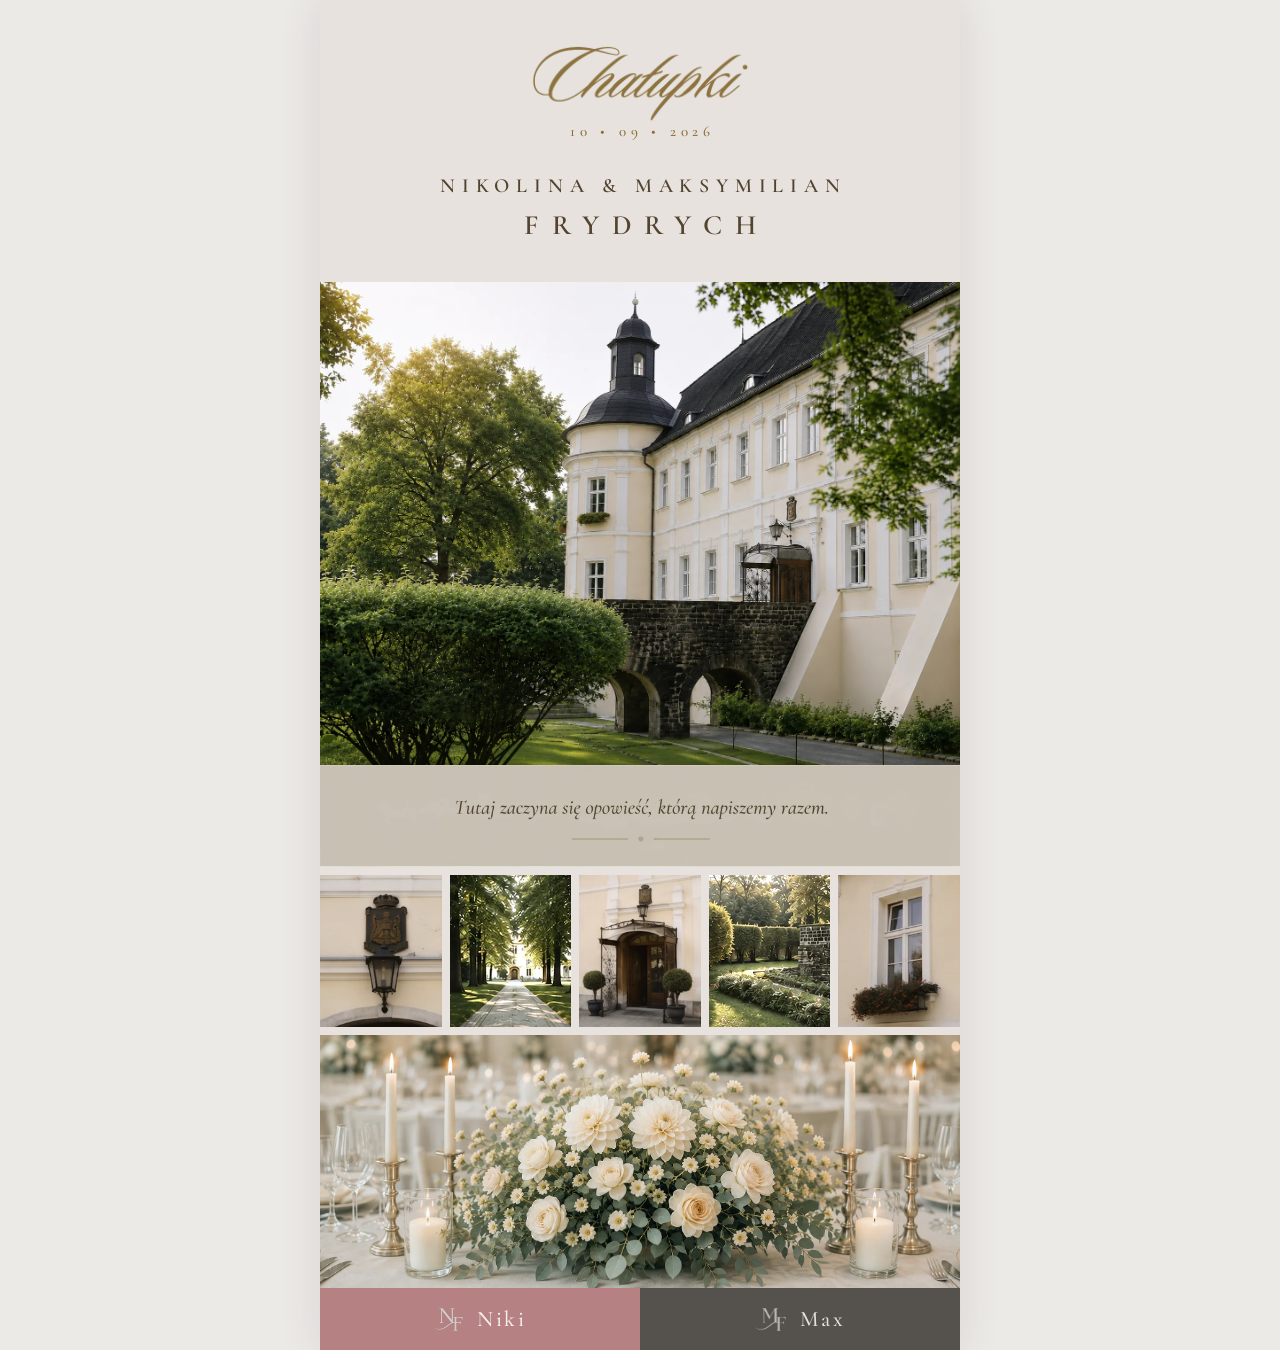
<file: index.html>
<!DOCTYPE html>
<html lang="pl">
<head>
  <meta charset="utf-8">
  <meta name="viewport" content="width=device-width, initial-scale=1">
  <title>Nikolina &amp; Maksymilian Frydrych</title>
  <meta name="description" content="10 · 09 · 2026 — Chałupki. Tutaj zaczyna się opowieść, którą napiszemy razem.">
  <meta name="robots" content="noindex, nofollow">

  <!-- ikonki w karcie przegladarki -->
  <link rel="icon" href="/favicon.ico" sizes="any">
  <link rel="icon" type="image/png" href="/icon.png">
  <link rel="apple-touch-icon" href="/apple-touch-icon.png">

  <!-- podglad linku w WhatsAppie, Messengerze itd. -->
  <meta property="og:type" content="website">
  <meta property="og:site_name" content="mn-frydrych.de">
  <meta property="og:locale" content="pl_PL">
  <meta property="og:title" content="Nikolina &amp; Maksymilian Frydrych">
  <meta property="og:description" content="10 · 09 · 2026 — Chałupki. Tutaj zaczyna się opowieść, którą napiszemy razem.">
  <meta property="og:url" content="https://mn-frydrych.de/">
  <meta property="og:image" content="https://mn-frydrych.de/og.jpg">
  <meta property="og:image:width" content="1200">
  <meta property="og:image:height" content="630">
  <meta property="og:image:alt" content="Nikolina &amp; Maksymilian Frydrych">
  <meta name="twitter:card" content="summary_large_image">
  <meta name="twitter:title" content="Nikolina &amp; Maksymilian Frydrych">
  <meta name="twitter:description" content="10 · 09 · 2026 — Chałupki. Tutaj zaczyna się opowieść, którą napiszemy razem.">
  <meta name="twitter:image" content="https://mn-frydrych.de/og.jpg">

  <link rel="stylesheet" href="assets/fonts.css">
  <link rel="stylesheet" href="style.css">
</head>

<body>

<div class="strona">
  <div class="karta">

    <!-- ===== naglowek: monogram, data, imiona ===== -->
    <header class="naglowek">
      <img class="naglowek-logo" src="assets/img/logo-chalupki.webp" alt="Chałupki">
      <div class="data">10 • 09 • 2026</div>
      <div class="imiona">NIKOLINA &amp; MAKSYMILIAN</div>
      <div class="nazwisko">FRYDRYCH</div>
    </header>

    <!-- ===== duze zdjecia ===== -->
    <img class="zdjecie" src="assets/img/zamek.webp" alt="Zamek Chałupki">
    <img class="zdjecie" src="assets/img/motto.webp" alt="Tutaj zaczyna się opowieść, którą napiszemy razem.">

    <!-- ===== pasek pieciu zdjec ===== -->
    <div class="galeria">
      <img src="assets/img/galeria-1.webp" alt="Latarnia z herbem">
      <img src="assets/img/galeria-2.webp" alt="Aleja do zamku">
      <img src="assets/img/galeria-3.webp" alt="Wejście do zamku">
      <img src="assets/img/galeria-4.webp" alt="Ogród i mur">
      <img src="assets/img/galeria-5.webp" alt="Okno z kwiatami">
    </div>

    <img class="zdjecie" src="assets/img/stol.webp" alt="Nakrycie stołu">

    <!-- ===== dwa przyciski na dole ===== -->
    <nav class="przyciski">
      <a class="przycisk przycisk-niki" href="/nikolina/">
        <img src="assets/img/ikona-niki.webp" alt="">Niki
      </a>
      <a class="przycisk przycisk-max" href="/max/">
        <img src="assets/img/ikona-max.webp" alt="">Max
      </a>
    </nav>

  </div>
</div>

</body>
</html>
</file>
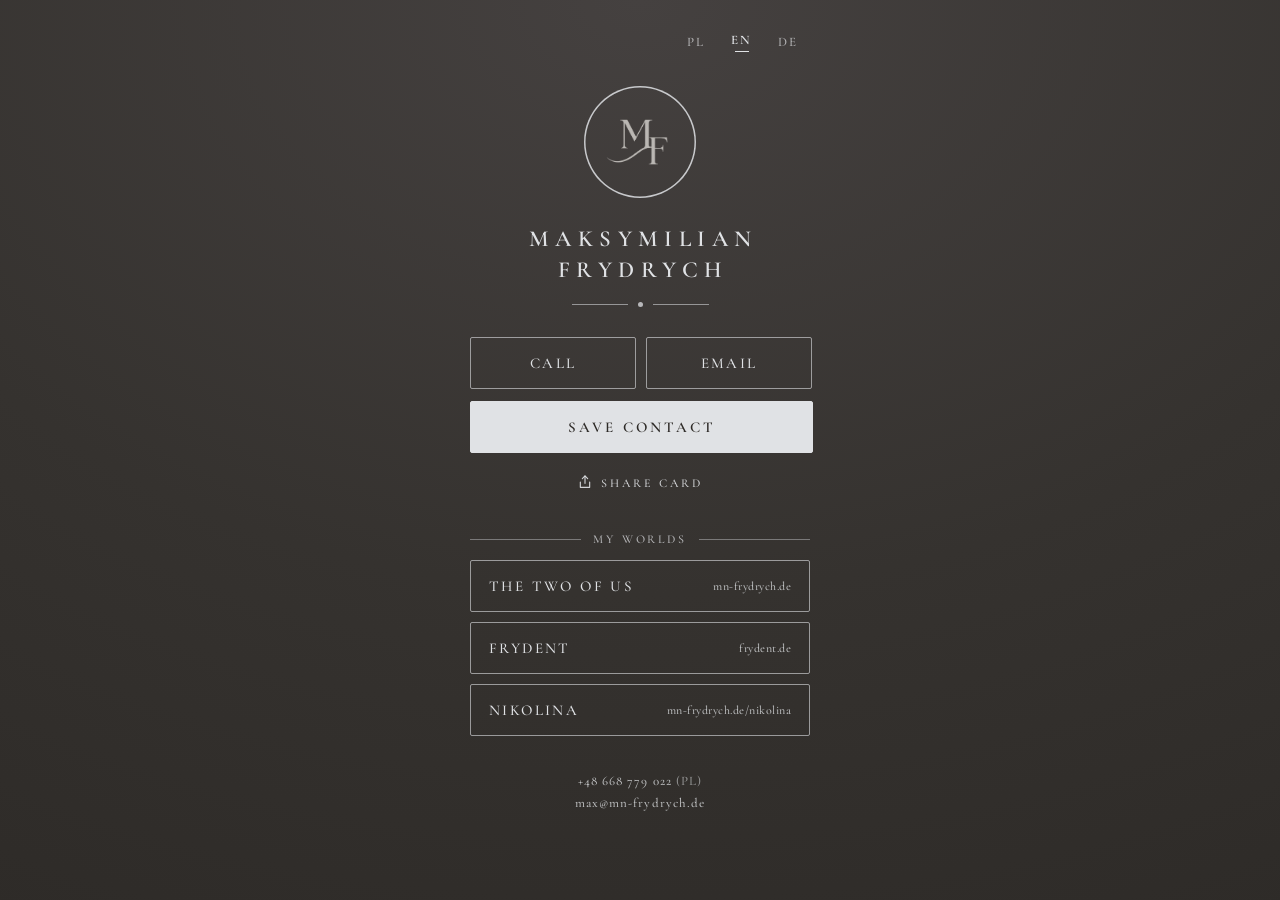
<file: max/index.html>
<!DOCTYPE html>
<html lang="en">
<head>
<meta charset="utf-8">
<meta name="viewport" content="width=device-width, initial-scale=1">
<meta name="format-detection" content="telephone=no">
<meta name="robots" content="noindex, nofollow">
<title>Maksymilian Frydrych</title>
<link rel="icon" href="/max/favicon.ico" sizes="any">
<link rel="icon" type="image/png" href="/max/icon.png">
<link rel="apple-touch-icon" href="/max/apple-touch-icon.png">
<meta name="description" content="Telefon, e-mail i kontakt do zapisania w telefonie.">
<meta property="og:type" content="website">
<meta property="og:site_name" content="mn-frydrych.de">
<meta property="og:locale" content="pl_PL">
<meta property="og:locale:alternate" content="de_DE">
<meta property="og:locale:alternate" content="en_US">
<meta property="og:title" content="Maksymilian Frydrych">
<meta property="og:description" content="Telefon, e-mail i kontakt do zapisania w telefonie.">
<meta property="og:url" content="https://mn-frydrych.de/max/">
<meta property="og:image" content="https://mn-frydrych.de/max/og.jpg">
<meta property="og:image:width" content="1200">
<meta property="og:image:height" content="630">
<meta property="og:image:alt" content="Maksymilian Frydrych">
<meta name="twitter:card" content="summary_large_image">
<style>
@font-face {
  font-family: 'Cormorant Garamond';
  font-style: italic;
  font-weight: 500;
  font-display: swap;
  src: url("[data-uri]") format('woff2');
  unicode-range: U+0100-02BA, U+02BD-02C5, U+02C7-02CC, U+02CE-02D7, U+02DD-02FF, U+0304, U+0308, U+0329, U+1D00-1DBF, U+1E00-1E9F, U+1EF2-1EFF, U+2020, U+20A0-20AB, U+20AD-20C0, U+2113, U+2C60-2C7F, U+A720-A7FF;
}
@font-face {
  font-family: 'Cormorant Garamond';
  font-style: italic;
  font-weight: 500;
  font-display: swap;
  src: url("[data-uri]") format('woff2');
  unicode-range: U+0000-00FF, U+0131, U+0152-0153, U+02BB-02BC, U+02C6, U+02DA, U+02DC, U+0304, U+0308, U+0329, U+2000-206F, U+20AC, U+2122, U+2191, U+2193, U+2212, U+2215, U+FEFF, U+FFFD;
}
@font-face {
  font-family: 'Cormorant Garamond';
  font-style: normal;
  font-weight: 500;
  font-display: swap;
  src: url("[data-uri]") format('woff2');
  unicode-range: U+0100-02BA, U+02BD-02C5, U+02C7-02CC, U+02CE-02D7, U+02DD-02FF, U+0304, U+0308, U+0329, U+1D00-1DBF, U+1E00-1E9F, U+1EF2-1EFF, U+2020, U+20A0-20AB, U+20AD-20C0, U+2113, U+2C60-2C7F, U+A720-A7FF;
}
@font-face {
  font-family: 'Cormorant Garamond';
  font-style: normal;
  font-weight: 500;
  font-display: swap;
  src: url("[data-uri]") format('woff2');
  unicode-range: U+0000-00FF, U+0131, U+0152-0153, U+02BB-02BC, U+02C6, U+02DA, U+02DC, U+0304, U+0308, U+0329, U+2000-206F, U+20AC, U+2122, U+2191, U+2193, U+2212, U+2215, U+FEFF, U+FFFD;
}
@font-face {
  font-family: 'Cormorant Garamond';
  font-style: normal;
  font-weight: 600;
  font-display: swap;
  src: url("[data-uri]") format('woff2');
  unicode-range: U+0100-02BA, U+02BD-02C5, U+02C7-02CC, U+02CE-02D7, U+02DD-02FF, U+0304, U+0308, U+0329, U+1D00-1DBF, U+1E00-1E9F, U+1EF2-1EFF, U+2020, U+20A0-20AB, U+20AD-20C0, U+2113, U+2C60-2C7F, U+A720-A7FF;
}
@font-face {
  font-family: 'Cormorant Garamond';
  font-style: normal;
  font-weight: 600;
  font-display: swap;
  src: url("[data-uri]") format('woff2');
  unicode-range: U+0000-00FF, U+0131, U+0152-0153, U+02BB-02BC, U+02C6, U+02DA, U+02DC, U+0304, U+0308, U+0329, U+2000-206F, U+20AC, U+2122, U+2191, U+2193, U+2212, U+2215, U+FEFF, U+FFFD;
}
*{box-sizing:border-box}
html,body{height:100%;margin:0}
body{font-family:'Cormorant Garamond',Georgia,serif;
  background:radial-gradient(120% 120% at 50% 0%, #454140 0%, #35322f 55%, #2d2a27 100%);
  min-height:100vh;display:flex;flex-direction:column;align-items:center;
  padding:20px 24px 48px;color:rgb(224,226,229);-webkit-font-smoothing:antialiased}
.col{width:100%;max-width:340px;display:flex;flex-direction:column;align-items:center}
/* Sprachumschalter: an der Textspalte ausgerichtet, 44px Touch-Ziel */
.lang{width:100%;display:flex;justify-content:flex-end;gap:2px;margin-bottom:8px}
.lang button{min-width:44px;min-height:44px;background:none;border:0;cursor:pointer;
  font-family:inherit;font-size:13px;letter-spacing:.18em;text-transform:uppercase;
  color:rgba(224,226,229,.72);padding:0;transition:color .2s ease}
.lang button[aria-current="true"]{color:rgb(224,226,229);font-weight:600}
.lang button[aria-current="true"]::after{content:"";display:block;width:14px;height:1px;
  margin:3px auto 0;background:currentColor}
.mono{width:112px;height:112px;border-radius:50%;display:flex;align-items:center;justify-content:center;
  box-shadow:rgba(224,226,229,.85) 0 0 0 1.5px inset;margin-top:14px;
  transition:box-shadow .25s ease, background-color .25s ease}
.mono img{transition:opacity .25s ease}
.mono img{width:62px;height:49px;object-fit:contain;transform:translateX(-3px)}
h1{margin:26px 0 0;font-weight:600;font-size:clamp(17px,5vw,23px);letter-spacing:.28em;
  margin-right:-.28em;text-transform:uppercase;text-align:center;line-height:1.35;text-wrap:balance}
.orn{margin-top:16px;display:flex;align-items:center;gap:10px}
.orn i{width:56px;height:1px;background:rgba(224,226,229,.55);display:block}
.orn b{width:5px;height:5px;border-radius:50%;background:rgba(224,226,229,.75);display:block}
.acts{margin-top:30px;width:100%;display:flex;flex-direction:column;gap:12px}
.row{display:flex;gap:12px}
.row a{flex:1}
a.btn{display:flex;align-items:center;justify-content:center;min-height:52px;padding:14px 16px;
  border:1px solid rgba(224,226,229,.6);border-radius:2px;color:rgb(224,226,229);text-decoration:none;
  font-size:15px;letter-spacing:.16em;margin-right:-.16em;text-transform:uppercase;
  transition:background-color .2s ease, border-color .2s ease}
a.cta{transition:filter .2s ease, box-shadow .2s ease;background:rgb(224,226,229);color:#2d2a27;border-color:rgb(224,226,229);font-weight:600;letter-spacing:.2em;margin-right:-.2em}
button.shr{margin-top:2px;background:none;border:0;padding:8px 0;cursor:pointer;font:inherit;display:flex;align-items:center;justify-content:center;gap:8px;width:100%;font-size:12px;letter-spacing:.24em;margin-right:-.24em;text-transform:uppercase;color:rgba(224,226,229,.92);transition:color .2s ease}
button.shr svg{flex:none;margin-top:-1px}
button.shr:hover{color:rgb(224,226,229)}
.wh{margin-top:34px;width:100%;display:flex;align-items:center;gap:12px;
  font-size:12px;letter-spacing:.24em;text-transform:uppercase;color:rgba(224,226,229,.75)}
.wh i{flex:1;height:1px;background:rgba(224,226,229,.4);display:block}
.worlds{margin-top:14px;width:100%;display:flex;flex-direction:column;gap:10px}
a.world{display:flex;align-items:center;justify-content:space-between;min-height:52px;
  padding:14px 18px;border:1px solid rgba(224,226,229,.6);border-radius:2px;
  color:rgb(224,226,229);text-decoration:none;font-size:15px;letter-spacing:.16em;text-transform:uppercase;
  transition:background-color .2s ease, border-color .2s ease}
a.world span{font-size:12px;letter-spacing:.04em;text-transform:none;color:rgba(224,226,229,.8)}
footer{margin-top:34px;font-size:13px;letter-spacing:.08em;color:rgba(224,226,229,.8);text-align:center;line-height:1.7}
footer a{color:inherit;text-decoration:none}
a:focus-visible,button:focus-visible{outline:2px solid rgb(224,226,229);outline-offset:3px}
@media (hover:hover){
  .mono:hover{background:rgba(224,226,229,.08);
    box-shadow:rgba(224,226,229,1) 0 0 0 1.5px inset, rgba(224,226,229,.16) 0 0 0 6px}
  .mono:hover img{opacity:.85}
  a.btn:hover,a.world:hover{background:rgba(224,226,229,.1);border-color:rgba(224,226,229,.95)}
  a.cta:hover{filter:brightness(.94);box-shadow:0 0 0 4px rgba(224,226,229,.16)}
  .lang button:hover{color:rgb(224,226,229)}
}
/* Touch: Hover gibt es dort nicht, also Rueckmeldung beim Tippen */
.mono:active{background:rgba(224,226,229,.12);box-shadow:rgba(224,226,229,1) 0 0 0 1.5px inset}
a.btn:active,a.world:active{background:rgba(224,226,229,.18)}
a.cta:active{filter:brightness(.9)}
@media (prefers-reduced-motion:reduce){*{transition:none !important}}
</style>
</head>
<body>
<div class="col">
  <nav class="lang" aria-label="Sprache / Język / Language">
    <button type="button" data-l="pl">PL</button>
    <button type="button" data-l="en">EN</button>
    <button type="button" data-l="de">DE</button>
  </nav>
  <a class="mono" href="/" aria-label="mn-frydrych.de"><img src="[data-uri]" alt="MF"></a>
  <h1 data-t="h1"></h1>
  <div class="orn" aria-hidden="true"><i></i><b></b><i></i></div>
  <div class="acts">
    <div class="row">
      <a class="btn" href="tel:+48668779022" data-t="call"></a>
      <a class="btn" href="mailto:max@mn-frydrych.de" data-t="mail"></a>
    </div>
    <a class="btn cta" id="vcf" href="maksymilian-frydrych-de.vcf" data-t="save"></a>
    <button type="button" class="shr" id="shr"><svg viewBox="0 0 24 24" width="16" height="16" fill="none" stroke="currentColor" stroke-width="1.7" stroke-linecap="round" stroke-linejoin="round" aria-hidden="true"><path d="M12 3v11"/><path d="M8 6.8 12 2.8 16 6.8"/><path d="M5 12v8h14v-8"/></svg><span data-t="share"></span></button>
  </div>
  <div class="wh"><i></i><span data-t="worlds"></span><i></i></div>
  <div class="worlds"><a class="world" href="https://mn-frydrych.de/" rel="noopener"><span data-t="wir" style="font-size:15px;letter-spacing:.16em;text-transform:uppercase;color:inherit"></span><span>mn-frydrych.de</span></a><a class="world" href="https://frydent.de/" rel="noopener">FRYDENT<span>frydent.de</span></a><a class="world" href="/nikolina/">NIKOLINA<span>mn-frydrych.de/nikolina</span></a></div>
  <footer><a href="tel:+48668779022">+48 668 779 022</a> <span style="opacity:.7">(PL)</span><br><a href="mailto:max@mn-frydrych.de">max@mn-frydrych.de</a></footer>
</div>
<script>
var D={"pl": {"h1": "Maksymilian Frydrych", "vpre": "MDDr.", "role": "Lekarz dentysta · FRYDENT, Bonndorf", "call": "Zadzwoń", "mail": "E-mail", "save": "Zapisz kontakt", "share": "Udostępnij kartę", "copied": "Skopiowano", "worlds": "Moje światy", "wir": "My dwoje", "title": "Lekarz dentysta", "desc": "Telefon, e-mail i kontakt do zapisania w telefonie."}, "de": {"h1": "Maksymilian Frydrych", "vpre": "MDDr.", "role": "Zahnarzt · FRYDENT, Bonndorf", "call": "Anrufen", "mail": "E-Mail", "save": "Kontakt speichern", "share": "Karte teilen", "copied": "Kopiert", "worlds": "Meine Welten", "wir": "Wir zwei", "title": "Zahnarzt", "desc": "Telefon, E-Mail und Kontakt zum Speichern."}, "en": {"h1": "Maksymilian Frydrych", "vpre": "MDDr.", "role": "Dentist · FRYDENT, Bonndorf", "call": "Call", "mail": "Email", "save": "Save contact", "share": "Share card", "copied": "Copied", "worlds": "My worlds", "wir": "The two of us", "title": "Dentist", "desc": "Phone, email and a contact card to save."}}, P={"first": "Maksymilian", "last": "Frydrych", "org": "FRYDENT", "telraw": "+48668779022", "mail": "max@mn-frydrych.de", "path": "/max/", "prefix": "", "work": "+497703284", "adr": ";;Martinstr. 21;Bonndorf im Schwarzwald;;79848;Deutschland"};
function setLang(l,remember){
  var d=D[l];
  document.documentElement.lang=l;
  document.querySelectorAll("[data-t]").forEach(function(e){e.textContent=d[e.dataset.t]});
  document.getElementById("vcf").href="maksymilian-frydrych-"+l+".vcf";
  document.querySelectorAll(".lang button").forEach(function(b){
    b.setAttribute("aria-current", b.dataset.l===l ? "true":"false")});
  if(remember){try{localStorage.setItem("lang",l)}catch(e){}
    history.replaceState(null,"","#"+l)}
}
function pick(){
  var h=(location.hash||"").replace("#","").toLowerCase();
  if(D[h])return h;
  try{var s=localStorage.getItem("lang"); if(D[s])return s}catch(e){}
  var n=(navigator.languages||[navigator.language||"en"]);
  for(var i=0;i<n.length;i++){var c=n[i].slice(0,2).toLowerCase(); if(D[c])return c}
  return "en";
}
document.querySelectorAll(".lang button").forEach(function(b){
  b.addEventListener("click",function(){setLang(b.dataset.l,true)})});
setLang(pick(),false);
document.getElementById("shr").addEventListener("click",function(){
  var b=this.querySelector("span"), l=document.documentElement.lang, u=location.origin+P.path;
  function done(){b.textContent=D[l].copied; setTimeout(function(){b.textContent=D[l].share},2000)}
  if(navigator.share){navigator.share({title:D[l].h1,url:u}).catch(function(){})}
  else if(navigator.clipboard){navigator.clipboard.writeText(u).then(done,function(){})}
  else{prompt(D[l].share,u)}
});
</script>
</body></html>
</file>
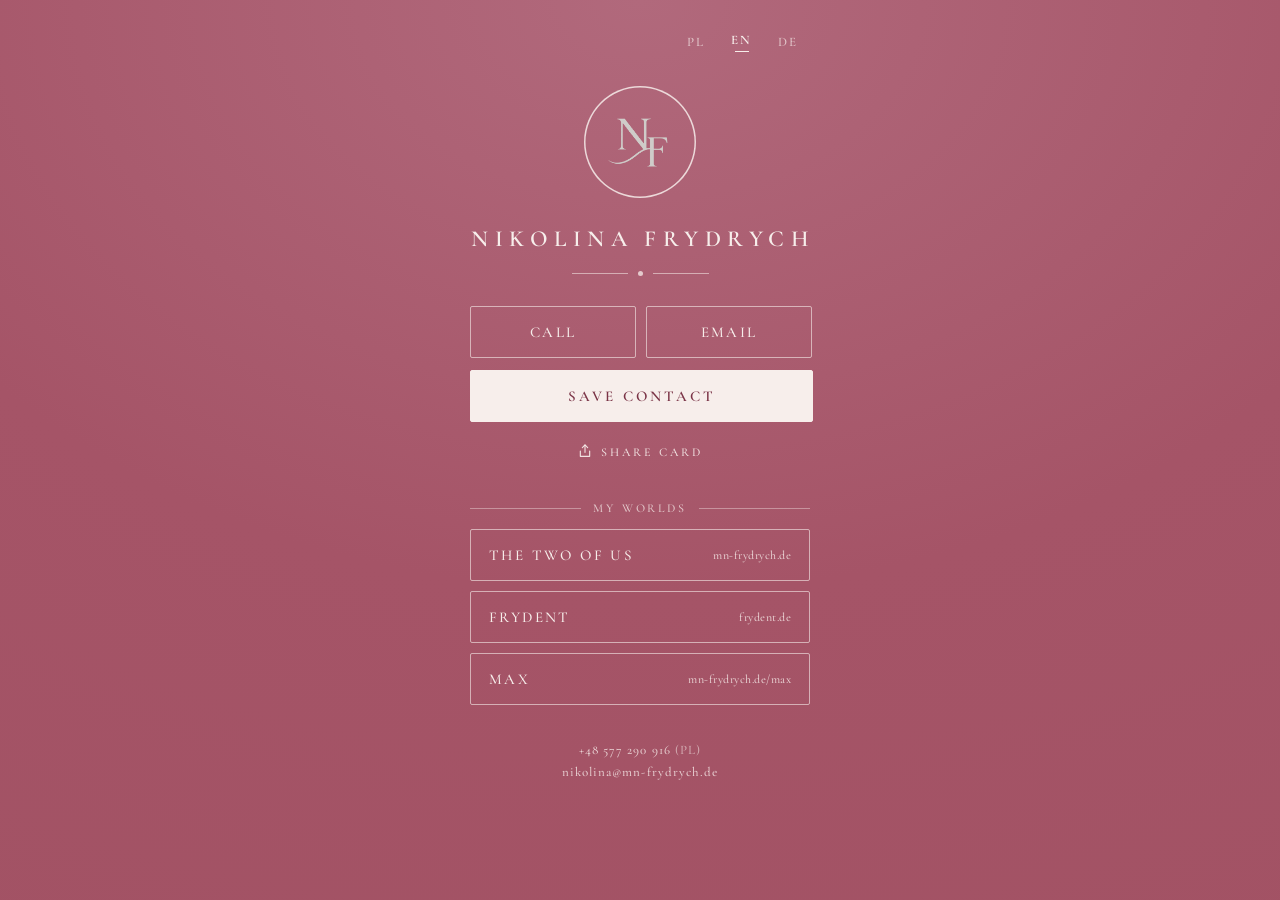
<file: nikolina/index.html>
<!DOCTYPE html>
<html lang="en">
<head>
<meta charset="utf-8">
<meta name="viewport" content="width=device-width, initial-scale=1">
<meta name="format-detection" content="telephone=no">
<meta name="robots" content="noindex, nofollow">
<title>Nikolina Frydrych</title>
<link rel="icon" href="/nikolina/favicon.ico" sizes="any">
<link rel="icon" type="image/png" href="/nikolina/icon.png">
<link rel="apple-touch-icon" href="/nikolina/apple-touch-icon.png">
<meta name="description" content="Telefon, e-mail i kontakt do zapisania w telefonie.">
<meta property="og:type" content="website">
<meta property="og:site_name" content="mn-frydrych.de">
<meta property="og:locale" content="pl_PL">
<meta property="og:locale:alternate" content="de_DE">
<meta property="og:locale:alternate" content="en_US">
<meta property="og:title" content="Nikolina Frydrych">
<meta property="og:description" content="Telefon, e-mail i kontakt do zapisania w telefonie.">
<meta property="og:url" content="https://mn-frydrych.de/nikolina/">
<meta property="og:image" content="https://mn-frydrych.de/nikolina/og.jpg">
<meta property="og:image:width" content="1200">
<meta property="og:image:height" content="630">
<meta property="og:image:alt" content="Nikolina Frydrych">
<meta name="twitter:card" content="summary_large_image">
<style>
@font-face {
  font-family: 'Cormorant Garamond';
  font-style: italic;
  font-weight: 500;
  font-display: swap;
  src: url("[data-uri]") format('woff2');
  unicode-range: U+0100-02BA, U+02BD-02C5, U+02C7-02CC, U+02CE-02D7, U+02DD-02FF, U+0304, U+0308, U+0329, U+1D00-1DBF, U+1E00-1E9F, U+1EF2-1EFF, U+2020, U+20A0-20AB, U+20AD-20C0, U+2113, U+2C60-2C7F, U+A720-A7FF;
}
@font-face {
  font-family: 'Cormorant Garamond';
  font-style: italic;
  font-weight: 500;
  font-display: swap;
  src: url("[data-uri]") format('woff2');
  unicode-range: U+0000-00FF, U+0131, U+0152-0153, U+02BB-02BC, U+02C6, U+02DA, U+02DC, U+0304, U+0308, U+0329, U+2000-206F, U+20AC, U+2122, U+2191, U+2193, U+2212, U+2215, U+FEFF, U+FFFD;
}
@font-face {
  font-family: 'Cormorant Garamond';
  font-style: normal;
  font-weight: 500;
  font-display: swap;
  src: url("[data-uri]") format('woff2');
  unicode-range: U+0100-02BA, U+02BD-02C5, U+02C7-02CC, U+02CE-02D7, U+02DD-02FF, U+0304, U+0308, U+0329, U+1D00-1DBF, U+1E00-1E9F, U+1EF2-1EFF, U+2020, U+20A0-20AB, U+20AD-20C0, U+2113, U+2C60-2C7F, U+A720-A7FF;
}
@font-face {
  font-family: 'Cormorant Garamond';
  font-style: normal;
  font-weight: 500;
  font-display: swap;
  src: url("[data-uri]") format('woff2');
  unicode-range: U+0000-00FF, U+0131, U+0152-0153, U+02BB-02BC, U+02C6, U+02DA, U+02DC, U+0304, U+0308, U+0329, U+2000-206F, U+20AC, U+2122, U+2191, U+2193, U+2212, U+2215, U+FEFF, U+FFFD;
}
@font-face {
  font-family: 'Cormorant Garamond';
  font-style: normal;
  font-weight: 600;
  font-display: swap;
  src: url("[data-uri]") format('woff2');
  unicode-range: U+0100-02BA, U+02BD-02C5, U+02C7-02CC, U+02CE-02D7, U+02DD-02FF, U+0304, U+0308, U+0329, U+1D00-1DBF, U+1E00-1E9F, U+1EF2-1EFF, U+2020, U+20A0-20AB, U+20AD-20C0, U+2113, U+2C60-2C7F, U+A720-A7FF;
}
@font-face {
  font-family: 'Cormorant Garamond';
  font-style: normal;
  font-weight: 600;
  font-display: swap;
  src: url("[data-uri]") format('woff2');
  unicode-range: U+0000-00FF, U+0131, U+0152-0153, U+02BB-02BC, U+02C6, U+02DA, U+02DC, U+0304, U+0308, U+0329, U+2000-206F, U+20AC, U+2122, U+2191, U+2193, U+2212, U+2215, U+FEFF, U+FFFD;
}
*{box-sizing:border-box}
html,body{height:100%;margin:0}
body{font-family:'Cormorant Garamond',Georgia,serif;
  background:radial-gradient(120% 120% at 50% 0%, #b1697c 0%, #a55467 55%, #a25264 100%);
  min-height:100vh;display:flex;flex-direction:column;align-items:center;
  padding:20px 24px 48px;color:rgb(247,238,235);-webkit-font-smoothing:antialiased}
.col{width:100%;max-width:340px;display:flex;flex-direction:column;align-items:center}
/* Sprachumschalter: an der Textspalte ausgerichtet, 44px Touch-Ziel */
.lang{width:100%;display:flex;justify-content:flex-end;gap:2px;margin-bottom:8px}
.lang button{min-width:44px;min-height:44px;background:none;border:0;cursor:pointer;
  font-family:inherit;font-size:13px;letter-spacing:.18em;text-transform:uppercase;
  color:rgba(247,238,235,.72);padding:0;transition:color .2s ease}
.lang button[aria-current="true"]{color:rgb(247,238,235);font-weight:600}
.lang button[aria-current="true"]::after{content:"";display:block;width:14px;height:1px;
  margin:3px auto 0;background:currentColor}
.mono{width:112px;height:112px;border-radius:50%;display:flex;align-items:center;justify-content:center;
  box-shadow:rgba(247,238,235,.85) 0 0 0 1.5px inset;margin-top:14px;
  transition:box-shadow .25s ease, background-color .25s ease}
.mono img{transition:opacity .25s ease}
.mono img{width:62px;height:49px;object-fit:contain;transform:translateX(-3px)}
h1{margin:26px 0 0;font-weight:600;font-size:clamp(17px,5vw,23px);letter-spacing:.28em;
  margin-right:-.28em;text-transform:uppercase;text-align:center;line-height:1.35;text-wrap:balance}
.orn{margin-top:16px;display:flex;align-items:center;gap:10px}
.orn i{width:56px;height:1px;background:rgba(247,238,235,.55);display:block}
.orn b{width:5px;height:5px;border-radius:50%;background:rgba(247,238,235,.75);display:block}
.acts{margin-top:30px;width:100%;display:flex;flex-direction:column;gap:12px}
.row{display:flex;gap:12px}
.row a{flex:1}
a.btn{display:flex;align-items:center;justify-content:center;min-height:52px;padding:14px 16px;
  border:1px solid rgba(247,238,235,.6);border-radius:2px;color:rgb(247,238,235);text-decoration:none;
  font-size:15px;letter-spacing:.16em;margin-right:-.16em;text-transform:uppercase;
  transition:background-color .2s ease, border-color .2s ease}
a.cta{transition:filter .2s ease, box-shadow .2s ease;background:rgb(247,238,235);color:#7a3346;border-color:rgb(247,238,235);font-weight:600;letter-spacing:.2em;margin-right:-.2em}
button.shr{margin-top:2px;background:none;border:0;padding:8px 0;cursor:pointer;font:inherit;display:flex;align-items:center;justify-content:center;gap:8px;width:100%;font-size:12px;letter-spacing:.24em;margin-right:-.24em;text-transform:uppercase;color:rgba(247,238,235,.92);transition:color .2s ease}
button.shr svg{flex:none;margin-top:-1px}
button.shr:hover{color:rgb(247,238,235)}
.wh{margin-top:34px;width:100%;display:flex;align-items:center;gap:12px;
  font-size:12px;letter-spacing:.24em;text-transform:uppercase;color:rgba(247,238,235,.75)}
.wh i{flex:1;height:1px;background:rgba(247,238,235,.4);display:block}
.worlds{margin-top:14px;width:100%;display:flex;flex-direction:column;gap:10px}
a.world{display:flex;align-items:center;justify-content:space-between;min-height:52px;
  padding:14px 18px;border:1px solid rgba(247,238,235,.6);border-radius:2px;
  color:rgb(247,238,235);text-decoration:none;font-size:15px;letter-spacing:.16em;text-transform:uppercase;
  transition:background-color .2s ease, border-color .2s ease}
a.world span{font-size:12px;letter-spacing:.04em;text-transform:none;color:rgba(247,238,235,.8)}
footer{margin-top:34px;font-size:13px;letter-spacing:.08em;color:rgba(247,238,235,.8);text-align:center;line-height:1.7}
footer a{color:inherit;text-decoration:none}
a:focus-visible,button:focus-visible{outline:2px solid rgb(247,238,235);outline-offset:3px}
@media (hover:hover){
  .mono:hover{background:rgba(247,238,235,.08);
    box-shadow:rgba(247,238,235,1) 0 0 0 1.5px inset, rgba(247,238,235,.16) 0 0 0 6px}
  .mono:hover img{opacity:.85}
  a.btn:hover,a.world:hover{background:rgba(247,238,235,.1);border-color:rgba(247,238,235,.95)}
  a.cta:hover{filter:brightness(.94);box-shadow:0 0 0 4px rgba(247,238,235,.16)}
  .lang button:hover{color:rgb(247,238,235)}
}
/* Touch: Hover gibt es dort nicht, also Rueckmeldung beim Tippen */
.mono:active{background:rgba(247,238,235,.12);box-shadow:rgba(247,238,235,1) 0 0 0 1.5px inset}
a.btn:active,a.world:active{background:rgba(247,238,235,.18)}
a.cta:active{filter:brightness(.9)}
@media (prefers-reduced-motion:reduce){*{transition:none !important}}
</style>
</head>
<body>
<div class="col">
  <nav class="lang" aria-label="Sprache / Język / Language">
    <button type="button" data-l="pl">PL</button>
    <button type="button" data-l="en">EN</button>
    <button type="button" data-l="de">DE</button>
  </nav>
  <a class="mono" href="/" aria-label="mn-frydrych.de"><img src="[data-uri]" alt="NF"></a>
  <h1 data-t="h1"></h1>
  <div class="orn" aria-hidden="true"><i></i><b></b><i></i></div>
  <div class="acts">
    <div class="row">
      <a class="btn" href="tel:+48577290916" data-t="call"></a>
      <a class="btn" href="mailto:nikolina@mn-frydrych.de" data-t="mail"></a>
    </div>
    <a class="btn cta" id="vcf" href="nikolina-frydrych-de.vcf" data-t="save"></a>
    <button type="button" class="shr" id="shr"><svg viewBox="0 0 24 24" width="16" height="16" fill="none" stroke="currentColor" stroke-width="1.7" stroke-linecap="round" stroke-linejoin="round" aria-hidden="true"><path d="M12 3v11"/><path d="M8 6.8 12 2.8 16 6.8"/><path d="M5 12v8h14v-8"/></svg><span data-t="share"></span></button>
  </div>
  <div class="wh"><i></i><span data-t="worlds"></span><i></i></div>
  <div class="worlds"><a class="world" href="https://mn-frydrych.de/" rel="noopener"><span data-t="wir" style="font-size:15px;letter-spacing:.16em;text-transform:uppercase;color:inherit"></span><span>mn-frydrych.de</span></a><a class="world" href="https://frydent.de/" rel="noopener">FRYDENT<span>frydent.de</span></a><a class="world" href="/max/">MAX<span>mn-frydrych.de/max</span></a></div>
  <footer><a href="tel:+48577290916">+48 577 290 916</a> <span style="opacity:.7">(PL)</span><br><a href="mailto:nikolina@mn-frydrych.de">nikolina@mn-frydrych.de</a></footer>
</div>
<script>
var D={"pl": {"h1": "Nikolina Frydrych", "vpre": "mgr", "role": "Menedżerka praktyki · FRYDENT, Bonndorf", "call": "Zadzwoń", "mail": "E-mail", "save": "Zapisz kontakt", "share": "Udostępnij kartę", "copied": "Skopiowano", "worlds": "Moje światy", "wir": "My dwoje", "title": "Menedżerka praktyki", "desc": "Telefon, e-mail i kontakt do zapisania w telefonie."}, "de": {"h1": "Nikolina Frydrych", "vpre": "mgr", "role": "Praxismanagerin · FRYDENT, Bonndorf", "call": "Anrufen", "mail": "E-Mail", "save": "Kontakt speichern", "share": "Karte teilen", "copied": "Kopiert", "worlds": "Meine Welten", "wir": "Wir zwei", "title": "Praxismanagerin", "desc": "Telefon, E-Mail und Kontakt zum Speichern."}, "en": {"h1": "Nikolina Frydrych", "vpre": "mgr", "role": "Practice Manager · FRYDENT, Bonndorf", "call": "Call", "mail": "Email", "save": "Save contact", "share": "Share card", "copied": "Copied", "worlds": "My worlds", "wir": "The two of us", "title": "Practice Manager", "desc": "Phone, email and a contact card to save."}}, P={"first": "Nikolina", "last": "Frydrych", "org": "FRYDENT", "telraw": "+48577290916", "mail": "nikolina@mn-frydrych.de", "path": "/nikolina/", "prefix": "", "work": "+497703284", "adr": ";;Martinstr. 21;Bonndorf im Schwarzwald;;79848;Deutschland"};
function setLang(l,remember){
  var d=D[l];
  document.documentElement.lang=l;
  document.querySelectorAll("[data-t]").forEach(function(e){e.textContent=d[e.dataset.t]});
  document.getElementById("vcf").href="nikolina-frydrych-"+l+".vcf";
  document.querySelectorAll(".lang button").forEach(function(b){
    b.setAttribute("aria-current", b.dataset.l===l ? "true":"false")});
  if(remember){try{localStorage.setItem("lang",l)}catch(e){}
    history.replaceState(null,"","#"+l)}
}
function pick(){
  var h=(location.hash||"").replace("#","").toLowerCase();
  if(D[h])return h;
  try{var s=localStorage.getItem("lang"); if(D[s])return s}catch(e){}
  var n=(navigator.languages||[navigator.language||"en"]);
  for(var i=0;i<n.length;i++){var c=n[i].slice(0,2).toLowerCase(); if(D[c])return c}
  return "en";
}
document.querySelectorAll(".lang button").forEach(function(b){
  b.addEventListener("click",function(){setLang(b.dataset.l,true)})});
setLang(pick(),false);
document.getElementById("shr").addEventListener("click",function(){
  var b=this.querySelector("span"), l=document.documentElement.lang, u=location.origin+P.path;
  function done(){b.textContent=D[l].copied; setTimeout(function(){b.textContent=D[l].share},2000)}
  if(navigator.share){navigator.share({title:D[l].h1,url:u}).catch(function(){})}
  else if(navigator.clipboard){navigator.clipboard.writeText(u).then(done,function(){})}
  else{prompt(D[l].share,u)}
});
</script>
</body></html>
</file>
<file: assets/fonts.css>
/* cyrillic-ext */
@font-face {
  font-family: 'Cormorant Garamond';
  font-style: normal;
  font-weight: 500;
  font-display: swap;
  src: url("fonts/font-01.woff2") format('woff2');
  unicode-range: U+0460-052F, U+1C80-1C8A, U+20B4, U+2DE0-2DFF, U+A640-A69F, U+FE2E-FE2F;
}
/* cyrillic */
@font-face {
  font-family: 'Cormorant Garamond';
  font-style: normal;
  font-weight: 500;
  font-display: swap;
  src: url("fonts/font-02.woff2") format('woff2');
  unicode-range: U+0301, U+0400-045F, U+0490-0491, U+04B0-04B1, U+2116;
}
/* vietnamese */
@font-face {
  font-family: 'Cormorant Garamond';
  font-style: normal;
  font-weight: 500;
  font-display: swap;
  src: url("fonts/font-03.woff2") format('woff2');
  unicode-range: U+0102-0103, U+0110-0111, U+0128-0129, U+0168-0169, U+01A0-01A1, U+01AF-01B0, U+0300-0301, U+0303-0304, U+0308-0309, U+0323, U+0329, U+1EA0-1EF9, U+20AB;
}
/* latin-ext */
@font-face {
  font-family: 'Cormorant Garamond';
  font-style: normal;
  font-weight: 500;
  font-display: swap;
  src: url("fonts/font-04.woff2") format('woff2');
  unicode-range: U+0100-02BA, U+02BD-02C5, U+02C7-02CC, U+02CE-02D7, U+02DD-02FF, U+0304, U+0308, U+0329, U+1D00-1DBF, U+1E00-1E9F, U+1EF2-1EFF, U+2020, U+20A0-20AB, U+20AD-20C0, U+2113, U+2C60-2C7F, U+A720-A7FF;
}
/* latin */
@font-face {
  font-family: 'Cormorant Garamond';
  font-style: normal;
  font-weight: 500;
  font-display: swap;
  src: url("fonts/font-05.woff2") format('woff2');
  unicode-range: U+0000-00FF, U+0131, U+0152-0153, U+02BB-02BC, U+02C6, U+02DA, U+02DC, U+0304, U+0308, U+0329, U+2000-206F, U+20AC, U+2122, U+2191, U+2193, U+2212, U+2215, U+FEFF, U+FFFD;
}
/* cyrillic-ext */
@font-face {
  font-family: 'Cormorant Garamond';
  font-style: normal;
  font-weight: 600;
  font-display: swap;
  src: url("fonts/font-01.woff2") format('woff2');
  unicode-range: U+0460-052F, U+1C80-1C8A, U+20B4, U+2DE0-2DFF, U+A640-A69F, U+FE2E-FE2F;
}
/* cyrillic */
@font-face {
  font-family: 'Cormorant Garamond';
  font-style: normal;
  font-weight: 600;
  font-display: swap;
  src: url("fonts/font-02.woff2") format('woff2');
  unicode-range: U+0301, U+0400-045F, U+0490-0491, U+04B0-04B1, U+2116;
}
/* vietnamese */
@font-face {
  font-family: 'Cormorant Garamond';
  font-style: normal;
  font-weight: 600;
  font-display: swap;
  src: url("fonts/font-03.woff2") format('woff2');
  unicode-range: U+0102-0103, U+0110-0111, U+0128-0129, U+0168-0169, U+01A0-01A1, U+01AF-01B0, U+0300-0301, U+0303-0304, U+0308-0309, U+0323, U+0329, U+1EA0-1EF9, U+20AB;
}
/* latin-ext */
@font-face {
  font-family: 'Cormorant Garamond';
  font-style: normal;
  font-weight: 600;
  font-display: swap;
  src: url("fonts/font-04.woff2") format('woff2');
  unicode-range: U+0100-02BA, U+02BD-02C5, U+02C7-02CC, U+02CE-02D7, U+02DD-02FF, U+0304, U+0308, U+0329, U+1D00-1DBF, U+1E00-1E9F, U+1EF2-1EFF, U+2020, U+20A0-20AB, U+20AD-20C0, U+2113, U+2C60-2C7F, U+A720-A7FF;
}
/* latin */
@font-face {
  font-family: 'Cormorant Garamond';
  font-style: normal;
  font-weight: 600;
  font-display: swap;
  src: url("fonts/font-05.woff2") format('woff2');
  unicode-range: U+0000-00FF, U+0131, U+0152-0153, U+02BB-02BC, U+02C6, U+02DA, U+02DC, U+0304, U+0308, U+0329, U+2000-206F, U+20AC, U+2122, U+2191, U+2193, U+2212, U+2215, U+FEFF, U+FFFD;
}
/* cyrillic-ext */
@font-face {
  font-family: 'Great Vibes';
  font-style: normal;
  font-weight: 400;
  font-display: swap;
  src: url("fonts/font-11.woff2") format('woff2');
  unicode-range: U+0460-052F, U+1C80-1C8A, U+20B4, U+2DE0-2DFF, U+A640-A69F, U+FE2E-FE2F;
}
/* cyrillic */
@font-face {
  font-family: 'Great Vibes';
  font-style: normal;
  font-weight: 400;
  font-display: swap;
  src: url("fonts/font-12.woff2") format('woff2');
  unicode-range: U+0301, U+0400-045F, U+0490-0491, U+04B0-04B1, U+2116;
}
/* greek-ext */
@font-face {
  font-family: 'Great Vibes';
  font-style: normal;
  font-weight: 400;
  font-display: swap;
  src: url("fonts/font-13.woff2") format('woff2');
  unicode-range: U+1F00-1FFF;
}
/* vietnamese */
@font-face {
  font-family: 'Great Vibes';
  font-style: normal;
  font-weight: 400;
  font-display: swap;
  src: url("fonts/font-14.woff2") format('woff2');
  unicode-range: U+0102-0103, U+0110-0111, U+0128-0129, U+0168-0169, U+01A0-01A1, U+01AF-01B0, U+0300-0301, U+0303-0304, U+0308-0309, U+0323, U+0329, U+1EA0-1EF9, U+20AB;
}
/* latin-ext */
@font-face {
  font-family: 'Great Vibes';
  font-style: normal;
  font-weight: 400;
  font-display: swap;
  src: url("fonts/font-15.woff2") format('woff2');
  unicode-range: U+0100-02BA, U+02BD-02C5, U+02C7-02CC, U+02CE-02D7, U+02DD-02FF, U+0304, U+0308, U+0329, U+1D00-1DBF, U+1E00-1E9F, U+1EF2-1EFF, U+2020, U+20A0-20AB, U+20AD-20C0, U+2113, U+2C60-2C7F, U+A720-A7FF;
}
/* latin */
@font-face {
  font-family: 'Great Vibes';
  font-style: normal;
  font-weight: 400;
  font-display: swap;
  src: url("fonts/font-16.woff2") format('woff2');
  unicode-range: U+0000-00FF, U+0131, U+0152-0153, U+02BB-02BC, U+02C6, U+02DA, U+02DC, U+0304, U+0308, U+0329, U+2000-206F, U+20AC, U+2122, U+2191, U+2193, U+2212, U+2215, U+FEFF, U+FFFD;
}
</file>
<file: style.css>
/* =========================================================
   mn-frydrych.de — strona glowna
   Tu mieszka caly wyglad strony. Kolory sa na samej gorze:
   zmiana jednej wartosci przemalowuje strone w calosci.
   ========================================================= */

:root {
  --tlo:          #eceae7;  /* tlo dookola karty */
  --karta:        #e6e0d9;  /* tlo samej karty */
  --pasek:        #e7e2dd;  /* jasne pasy: naglowek i galeria */
  --zloto:        #8a6c31;  /* data */
  --tekst:        #524430;  /* imiona i nazwisko */

  --niki:         #b58182;  /* przycisk Niki */
  --niki-tekst:   #f7efec;
  --max:          #55514d;  /* przycisk Max */
  --max-tekst:    #e3e1de;

  --szerokosc-karty: 640px; /* szerokosc strony na duzym ekranie */
}

html, body { height: 100%; margin: 0; }

body {
  background: var(--tlo);
  font-family: "Cormorant Garamond", serif;
}

a { color: #93465a; text-decoration: none; }
a:hover { color: #7c3a4c; }


/* ===== uklad: karta wysrodkowana na tle ===== */

.strona {
  min-height: 100vh;
  display: flex;
  justify-content: center;
  background: var(--tlo);
}

.karta {
  width: 100%;
  max-width: var(--szerokosc-karty);
  background: var(--karta);
  box-shadow: rgba(60, 50, 50, .12) 0 0 40px;
  display: flex;
  flex-direction: column;
}


/* ===== naglowek ===== */

.naglowek {
  background: var(--pasek);
  text-align: center;
  padding: 44px 16px 40px;
  display: flex;
  flex-direction: column;
  gap: 0;
}

.naglowek-logo {
  width: 220px;
  display: block;
  margin: 0 auto;
}

.data {
  font-size: 15px;
  letter-spacing: .32em;
  margin-right: -.32em;   /* wyrownuje odstep po ostatniej literze */
  color: var(--zloto);
  margin-top: -1px;
}

.imiona {
  font-weight: 600;
  font-size: clamp(12px, 3.1vw, 20px);
  letter-spacing: .34em;
  margin-right: -.34em;
  color: var(--tekst);
  margin-top: 34px;
}

.nazwisko {
  font-weight: 600;
  font-size: clamp(16px, 4.4vw, 28px);
  letter-spacing: .46em;
  margin-right: -.46em;
  color: var(--tekst);
  margin-top: 10px;
}


/* ===== zdjecia na cala szerokosc ===== */

.zdjecie {
  width: 100%;
  display: block;
}


/* ===== pasek pieciu zdjec ===== */

.galeria {
  background: var(--pasek);
  padding: 8px 0;
  display: grid;
  grid-template-columns: repeat(5, 1fr);
  gap: 8px;
}

.galeria img {
  width: 100%;
  aspect-ratio: 4 / 5;
  object-fit: cover;
  display: block;
}


/* ===== dwa przyciski na dole ===== */

.przyciski {
  display: flex;
}

.przycisk {
  flex: 1 1 0%;
  display: flex;
  align-items: center;
  justify-content: center;
  gap: 14px;
  padding: 18px 10px;
  font-weight: 500;
  font-size: 22px;
  letter-spacing: .12em;
}

.przycisk img {
  height: 23px;
  object-fit: contain;
}

.przycisk-niki       { background: var(--niki); color: var(--niki-tekst); }
.przycisk-niki:hover { color: var(--niki-tekst); }
.przycisk-niki img   { width: 30px; }

.przycisk-max        { background: var(--max);  color: var(--max-tekst); }
.przycisk-max:hover  { color: var(--max-tekst); }
.przycisk-max img    { width: 31px; }
</file>
